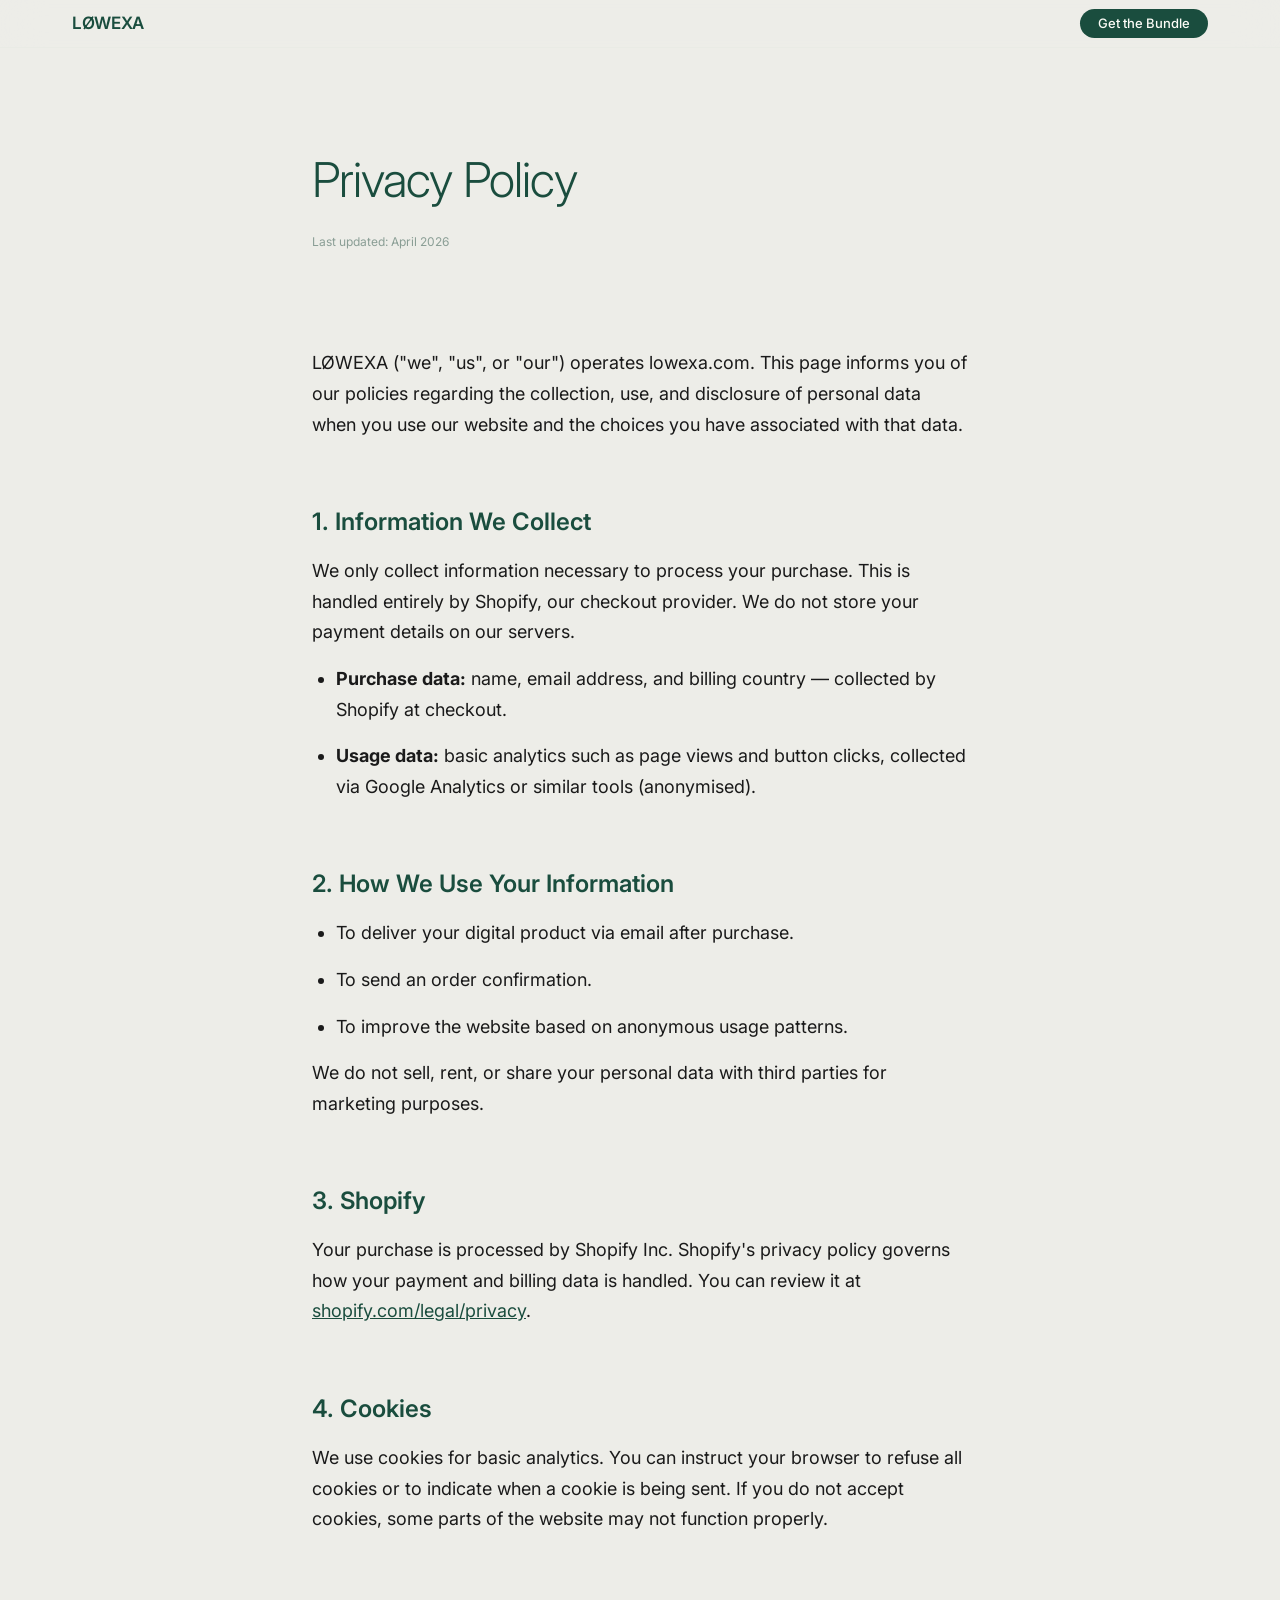
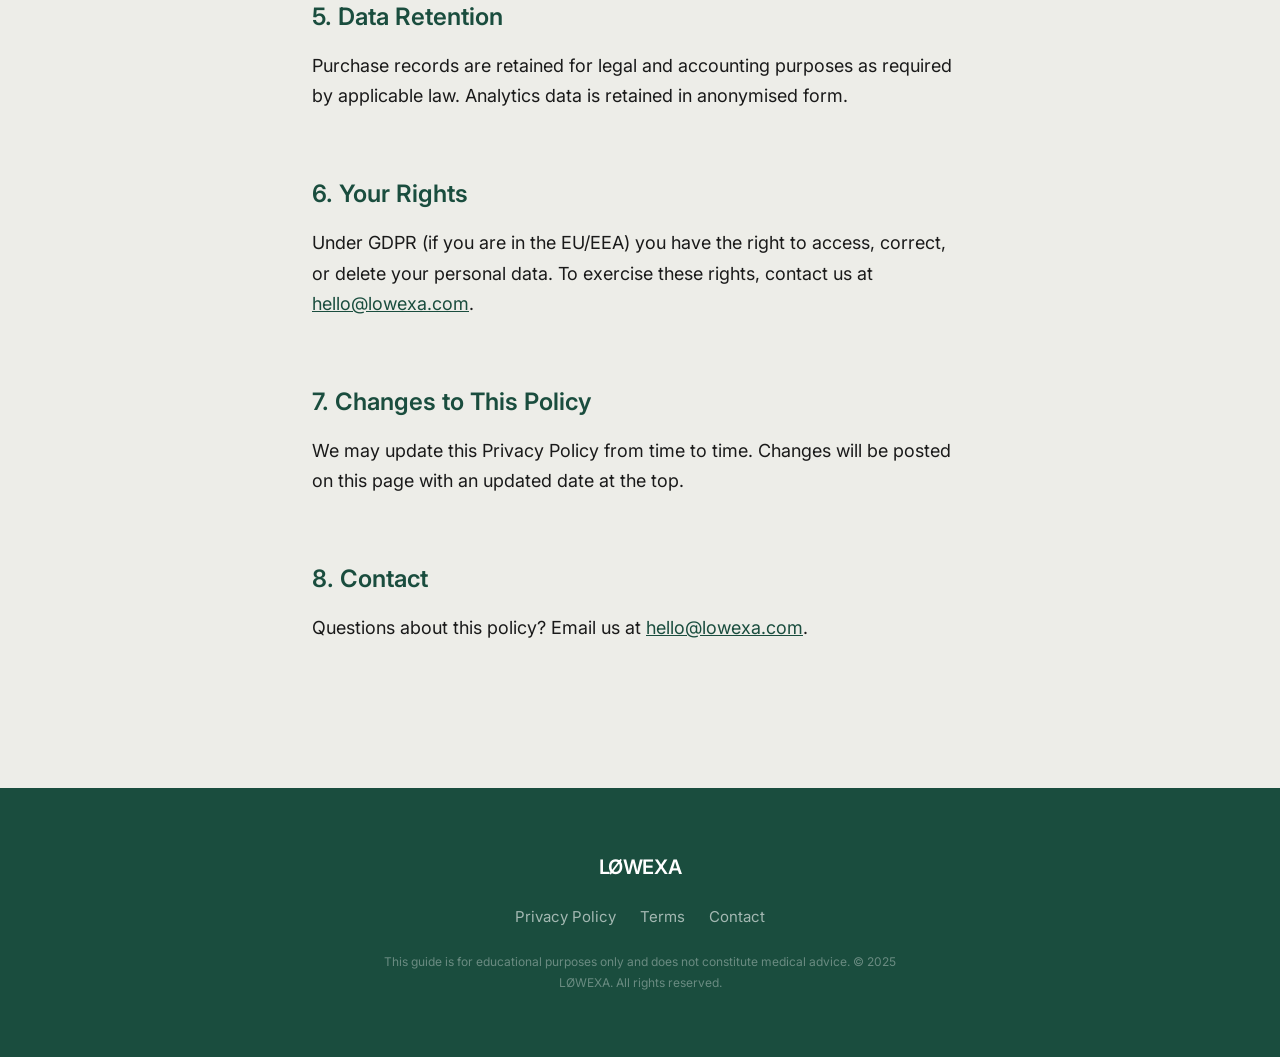
<file: privacy.html>
<!DOCTYPE html>
<html lang="en">
<head>
  <meta charset="UTF-8" />
  <meta name="viewport" content="width=device-width, initial-scale=1.0" />
  <title>Privacy Policy · LØWEXA</title>
  <link rel="icon" type="image/png" href="favicon.png" />
  <link rel="preconnect" href="https://fonts.googleapis.com" />
  <link rel="preconnect" href="https://fonts.gstatic.com" crossorigin />
  <link href="https://fonts.googleapis.com/css2?family=Inter:wght@300;400;500;600&display=swap" rel="stylesheet" />
  <link rel="stylesheet" href="styles.css" />
  <style>
    .legal-page {
      max-width: 720px;
      margin: 0 auto;
      padding: calc(3rem + var(--space-2xl)) var(--space-outer) var(--space-3xl);
    }
    .legal-page h1 {
      font-size: var(--fs-h1);
      font-weight: var(--fw-light);
      color: var(--color-text-primary);
      letter-spacing: var(--ls-tight);
      margin-bottom: var(--space-s);
    }
    .legal-page .updated {
      font-size: var(--fs-micro);
      color: var(--color-text-light);
      margin-bottom: var(--space-2xl);
    }
    .legal-page h2 {
      font-size: var(--fs-h3);
      font-weight: var(--fw-bold);
      color: var(--color-text-primary);
      margin-top: var(--space-xl);
      margin-bottom: var(--space-s);
    }
    .legal-page p, .legal-page li {
      font-size: var(--fs-body);
      color: var(--color-text-body);
      line-height: var(--lh-loose);
      margin-bottom: var(--space-s);
    }
    .legal-page ul {
      padding-left: var(--space-m);
    }
    .legal-page a {
      color: var(--color-brand);
    }
  </style>
</head>
<body>

  <nav class="site-nav" aria-label="Main navigation">
    <div class="nav-inner">
      <a class="nav-logo" href="/">LØWEXA</a>
      <a class="btn-primary nav-cta" href="/#get-bundle">Get the Bundle</a>
    </div>
  </nav>

  <main>
    <div class="legal-page">

      <h1>Privacy Policy</h1>
      <p class="updated">Last updated: April 2026</p>

      <p>
        LØWEXA ("we", "us", or "our") operates lowexa.com. This page informs you of our policies
        regarding the collection, use, and disclosure of personal data when you use our website
        and the choices you have associated with that data.
      </p>

      <h2>1. Information We Collect</h2>
      <p>
        We only collect information necessary to process your purchase. This is handled entirely
        by Shopify, our checkout provider. We do not store your payment details on our servers.
      </p>
      <ul>
        <li><strong>Purchase data:</strong> name, email address, and billing country — collected by Shopify at checkout.</li>
        <li><strong>Usage data:</strong> basic analytics such as page views and button clicks, collected via Google Analytics or similar tools (anonymised).</li>
      </ul>

      <h2>2. How We Use Your Information</h2>
      <ul>
        <li>To deliver your digital product via email after purchase.</li>
        <li>To send an order confirmation.</li>
        <li>To improve the website based on anonymous usage patterns.</li>
      </ul>
      <p>We do not sell, rent, or share your personal data with third parties for marketing purposes.</p>

      <h2>3. Shopify</h2>
      <p>
        Your purchase is processed by Shopify Inc. Shopify's privacy policy governs how your
        payment and billing data is handled. You can review it at
        <a href="https://www.shopify.com/legal/privacy" target="_blank" rel="noopener">shopify.com/legal/privacy</a>.
      </p>

      <h2>4. Cookies</h2>
      <p>
        We use cookies for basic analytics. You can instruct your browser to refuse all cookies
        or to indicate when a cookie is being sent. If you do not accept cookies, some parts of
        the website may not function properly.
      </p>

      <h2>5. Data Retention</h2>
      <p>
        Purchase records are retained for legal and accounting purposes as required by applicable law.
        Analytics data is retained in anonymised form.
      </p>

      <h2>6. Your Rights</h2>
      <p>
        Under GDPR (if you are in the EU/EEA) you have the right to access, correct, or delete
        your personal data. To exercise these rights, contact us at
        <a href="mailto:hello@lowexa.com">hello@lowexa.com</a>.
      </p>

      <h2>7. Changes to This Policy</h2>
      <p>
        We may update this Privacy Policy from time to time. Changes will be posted on this page
        with an updated date at the top.
      </p>

      <h2>8. Contact</h2>
      <p>
        Questions about this policy? Email us at
        <a href="mailto:hello@lowexa.com">hello@lowexa.com</a>.
      </p>

    </div>
  </main>

  <footer class="site-footer">
    <div class="footer-inner">
      <a class="footer-logo" href="/">LØWEXA</a>
      <nav class="footer-links" aria-label="Footer navigation">
        <a href="/privacy.html">Privacy Policy</a>
        <a href="/terms.html">Terms</a>
        <a href="mailto:hello@lowexa.com">Contact</a>
      </nav>
      <p class="footer-disclaimer">
        This guide is for educational purposes only and does not constitute medical advice.
        © 2025 LØWEXA. All rights reserved.
      </p>
    </div>
  </footer>

</body>
</html>
</file>
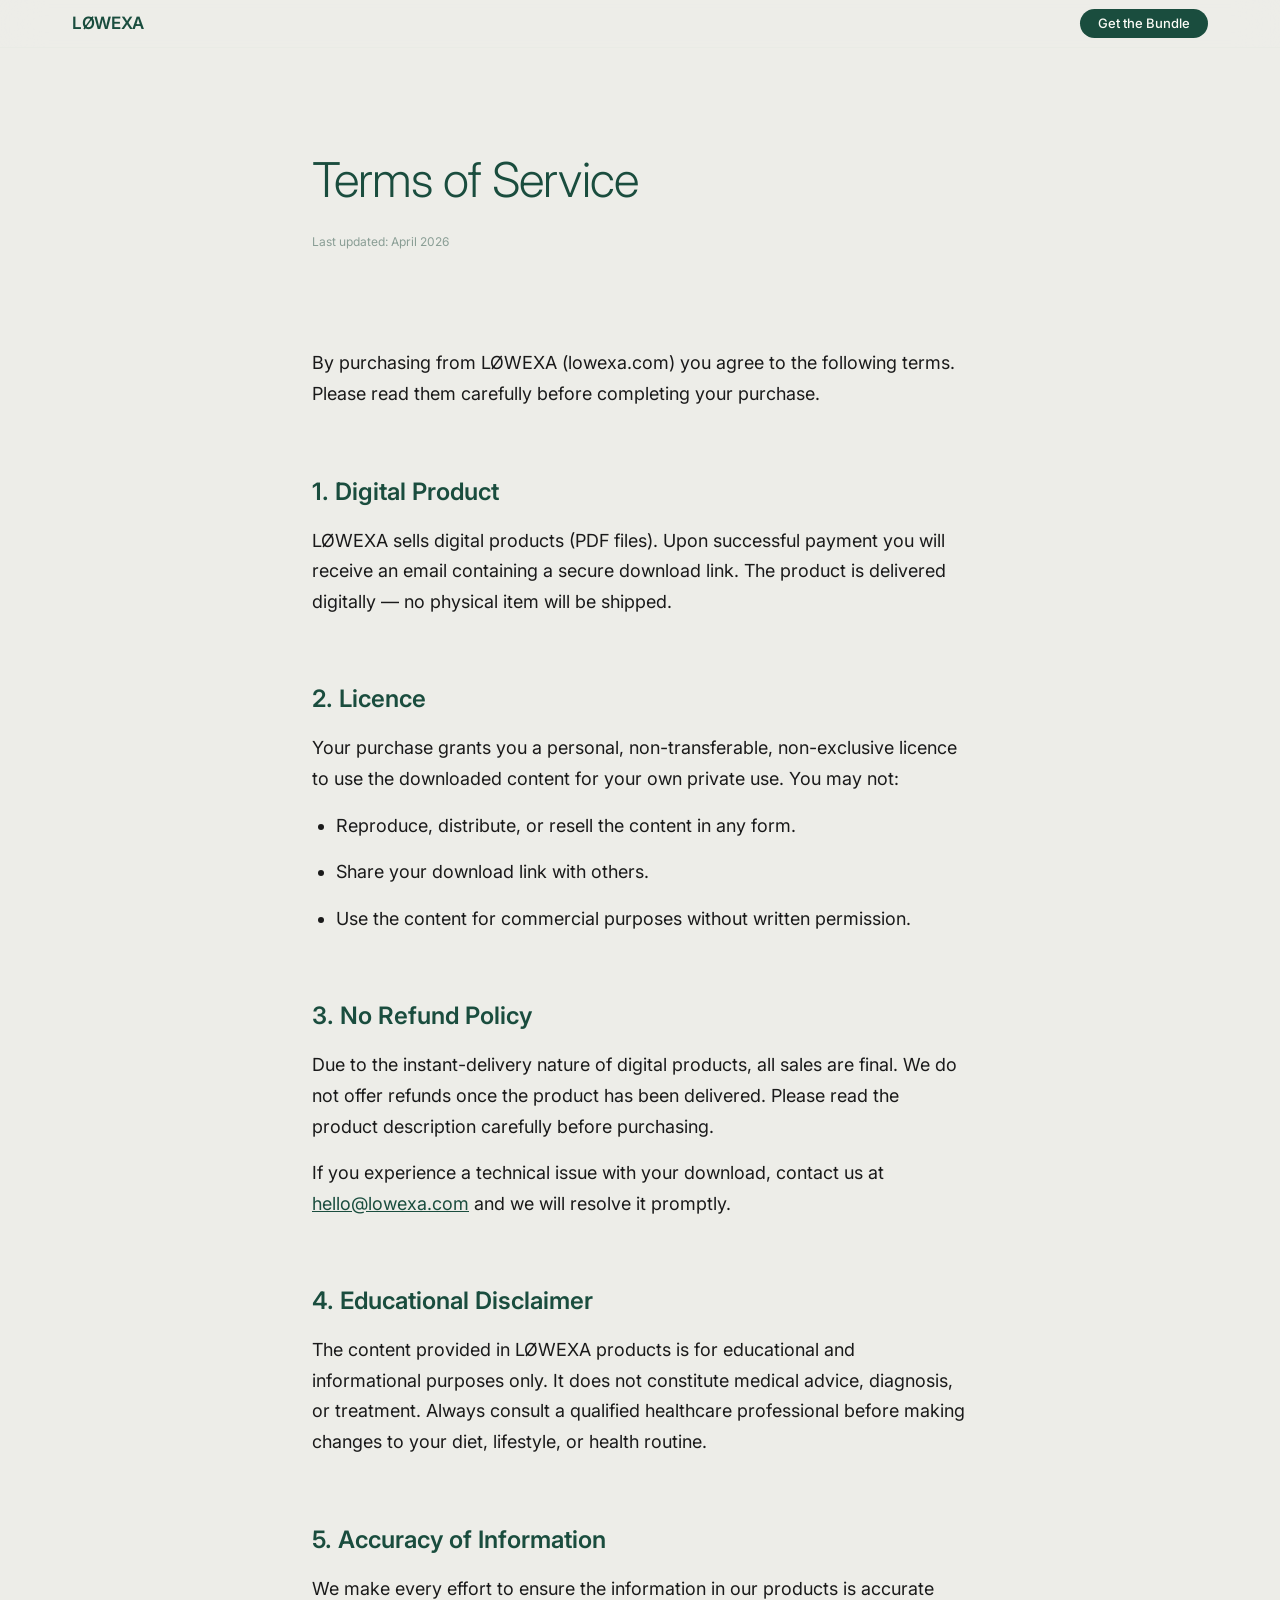
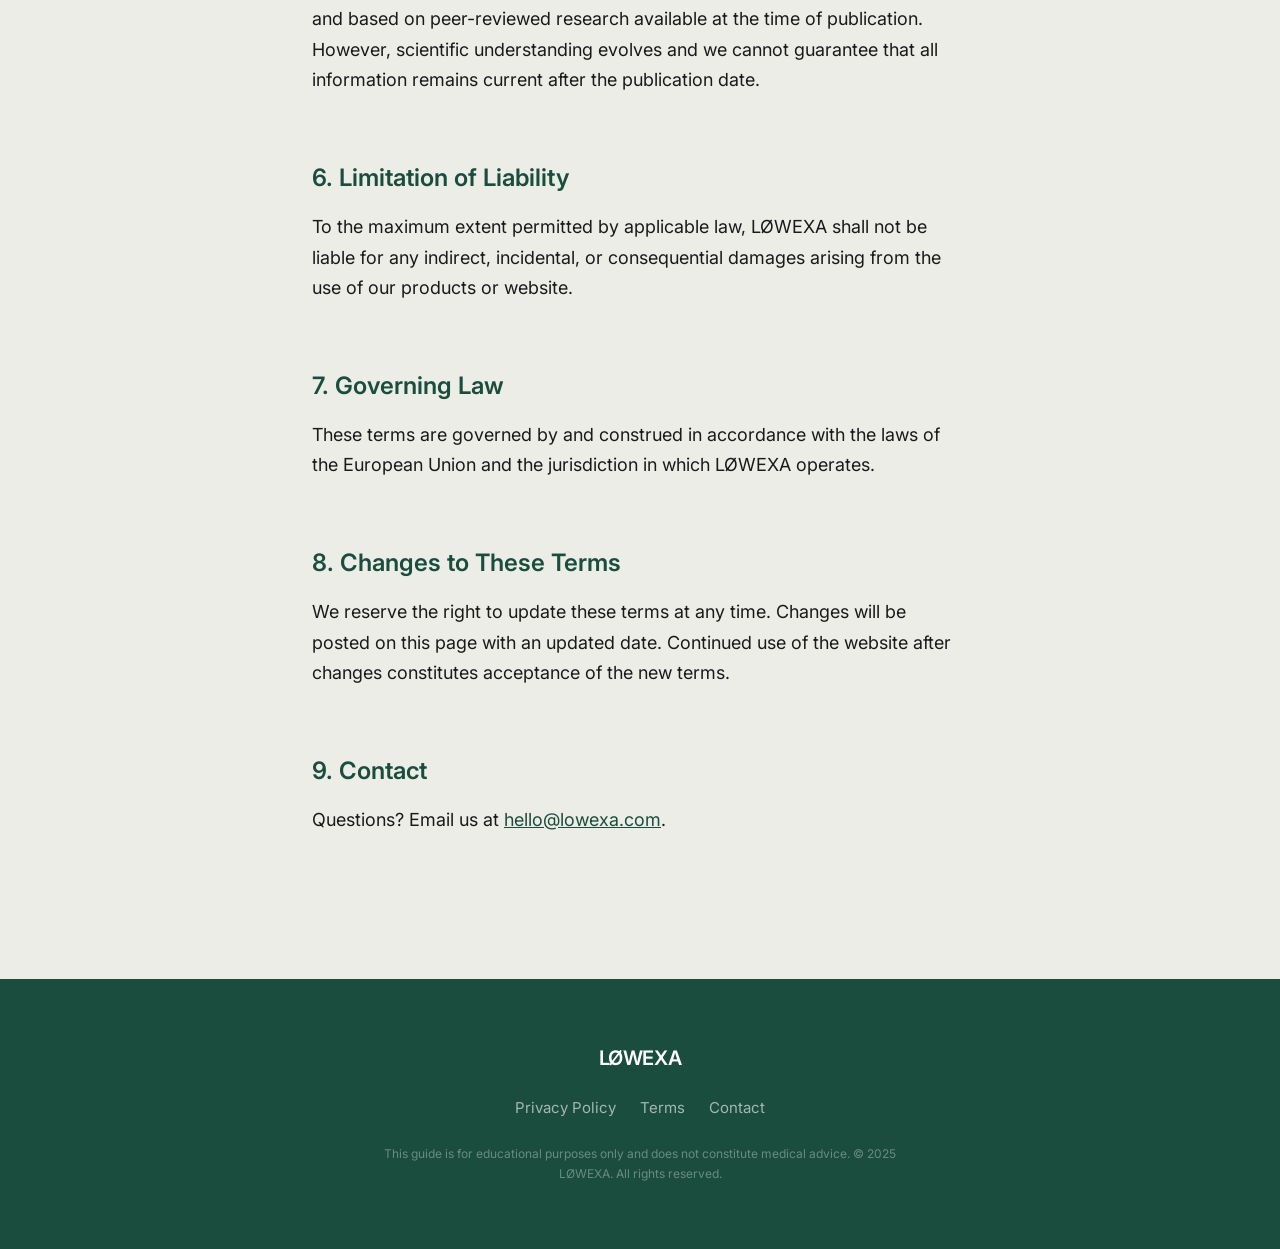
<file: terms.html>
<!DOCTYPE html>
<html lang="en">
<head>
  <meta charset="UTF-8" />
  <meta name="viewport" content="width=device-width, initial-scale=1.0" />
  <title>Terms of Service · LØWEXA</title>
  <link rel="icon" type="image/png" href="favicon.png" />
  <link rel="preconnect" href="https://fonts.googleapis.com" />
  <link rel="preconnect" href="https://fonts.gstatic.com" crossorigin />
  <link href="https://fonts.googleapis.com/css2?family=Inter:wght@300;400;500;600&display=swap" rel="stylesheet" />
  <link rel="stylesheet" href="styles.css" />
  <style>
    .legal-page {
      max-width: 720px;
      margin: 0 auto;
      padding: calc(3rem + var(--space-2xl)) var(--space-outer) var(--space-3xl);
    }
    .legal-page h1 {
      font-size: var(--fs-h1);
      font-weight: var(--fw-light);
      color: var(--color-text-primary);
      letter-spacing: var(--ls-tight);
      margin-bottom: var(--space-s);
    }
    .legal-page .updated {
      font-size: var(--fs-micro);
      color: var(--color-text-light);
      margin-bottom: var(--space-2xl);
    }
    .legal-page h2 {
      font-size: var(--fs-h3);
      font-weight: var(--fw-bold);
      color: var(--color-text-primary);
      margin-top: var(--space-xl);
      margin-bottom: var(--space-s);
    }
    .legal-page p, .legal-page li {
      font-size: var(--fs-body);
      color: var(--color-text-body);
      line-height: var(--lh-loose);
      margin-bottom: var(--space-s);
    }
    .legal-page ul {
      padding-left: var(--space-m);
    }
    .legal-page a {
      color: var(--color-brand);
    }
  </style>
</head>
<body>

  <nav class="site-nav" aria-label="Main navigation">
    <div class="nav-inner">
      <a class="nav-logo" href="/">LØWEXA</a>
      <a class="btn-primary nav-cta" href="/#get-bundle">Get the Bundle</a>
    </div>
  </nav>

  <main>
    <div class="legal-page">

      <h1>Terms of Service</h1>
      <p class="updated">Last updated: April 2026</p>

      <p>
        By purchasing from LØWEXA (lowexa.com) you agree to the following terms.
        Please read them carefully before completing your purchase.
      </p>

      <h2>1. Digital Product</h2>
      <p>
        LØWEXA sells digital products (PDF files). Upon successful payment you will receive
        an email containing a secure download link. The product is delivered digitally —
        no physical item will be shipped.
      </p>

      <h2>2. Licence</h2>
      <p>
        Your purchase grants you a personal, non-transferable, non-exclusive licence to use
        the downloaded content for your own private use. You may not:
      </p>
      <ul>
        <li>Reproduce, distribute, or resell the content in any form.</li>
        <li>Share your download link with others.</li>
        <li>Use the content for commercial purposes without written permission.</li>
      </ul>

      <h2>3. No Refund Policy</h2>
      <p>
        Due to the instant-delivery nature of digital products, all sales are final.
        We do not offer refunds once the product has been delivered. Please read the
        product description carefully before purchasing.
      </p>
      <p>
        If you experience a technical issue with your download, contact us at
        <a href="mailto:hello@lowexa.com">hello@lowexa.com</a> and we will resolve it promptly.
      </p>

      <h2>4. Educational Disclaimer</h2>
      <p>
        The content provided in LØWEXA products is for educational and informational
        purposes only. It does not constitute medical advice, diagnosis, or treatment.
        Always consult a qualified healthcare professional before making changes to your diet,
        lifestyle, or health routine.
      </p>

      <h2>5. Accuracy of Information</h2>
      <p>
        We make every effort to ensure the information in our products is accurate and
        based on peer-reviewed research available at the time of publication. However,
        scientific understanding evolves and we cannot guarantee that all information
        remains current after the publication date.
      </p>

      <h2>6. Limitation of Liability</h2>
      <p>
        To the maximum extent permitted by applicable law, LØWEXA shall not be liable
        for any indirect, incidental, or consequential damages arising from the use of
        our products or website.
      </p>

      <h2>7. Governing Law</h2>
      <p>
        These terms are governed by and construed in accordance with the laws of the
        European Union and the jurisdiction in which LØWEXA operates.
      </p>

      <h2>8. Changes to These Terms</h2>
      <p>
        We reserve the right to update these terms at any time. Changes will be posted
        on this page with an updated date. Continued use of the website after changes
        constitutes acceptance of the new terms.
      </p>

      <h2>9. Contact</h2>
      <p>
        Questions? Email us at <a href="mailto:hello@lowexa.com">hello@lowexa.com</a>.
      </p>

    </div>
  </main>

  <footer class="site-footer">
    <div class="footer-inner">
      <a class="footer-logo" href="/">LØWEXA</a>
      <nav class="footer-links" aria-label="Footer navigation">
        <a href="/privacy.html">Privacy Policy</a>
        <a href="/terms.html">Terms</a>
        <a href="mailto:hello@lowexa.com">Contact</a>
      </nav>
      <p class="footer-disclaimer">
        This guide is for educational purposes only and does not constitute medical advice.
        © 2025 LØWEXA. All rights reserved.
      </p>
    </div>
  </footer>

</body>
</html>
</file>
<file: styles.css>
/* ═══════════════════════════════════════════════════
   LØWEXA — styles.css
   PRD v1.0 · April 2026
═══════════════════════════════════════════════════ */

/* ── RESET ── */
*, *::before, *::after {
  box-sizing: border-box;
  margin: 0;
  padding: 0;
}

/* ── DESIGN TOKENS ── */
:root {
  --color-brand:         #1A4D3E;
  --color-brand-hover:   #2D7A62;
  --color-brand-light:   #E8F2EE;
  --color-bg-primary:    #EDEDE8;
  --color-bg-secondary:  #F6F7EF;
  --color-bg-white:      #FCFCF7;
  --color-text-primary:  #1A4D3E;
  --color-text-body:     #1A1A1A;
  --color-text-muted:    #5A6E65;
  --color-text-light:    #8A9E95;
  --color-accent-red:    #C0392B;
  --color-border:        #C5D8D0;
  --color-cta:           #1A4D3E;
  --color-cta-text:      #FCFCF7;

  /* Typography */
  --ff-sans: 'Inter', 'Helvetica Neue', Helvetica, Arial, sans-serif;

  --fs-display: clamp(2.5rem, 5vw, 4rem);
  --fs-h1:      clamp(2rem, 4vw, 3rem);
  --fs-h2:      clamp(1.5rem, 3vw, 2rem);
  --fs-h3:      clamp(1.125rem, 2vw, 1.5rem);
  --fs-body:    clamp(0.9375rem, 1.5vw, 1.125rem);
  --fs-small:   clamp(0.8125rem, 1.2vw, 0.9375rem);
  --fs-micro:   0.75rem;

  --fw-light:   300;
  --fw-regular: 400;
  --fw-medium:  500;
  --fw-bold:    600;

  --lh-tight:  1.1;
  --lh-normal: 1.5;
  --lh-loose:  1.7;

  --ls-tight:  -0.02em;
  --ls-normal: 0;
  --ls-wide:   0.05em;

  /* Spacing */
  --space-xs:  0.5rem;
  --space-s:   1rem;
  --space-m:   1.5rem;
  --space-l:   2.5rem;
  --space-xl:  4rem;
  --space-2xl: 6rem;
  --space-3xl: 8rem;

  --space-outer:   var(--space-s);
  --space-section: var(--space-2xl);

  --max-width:         1200px;
  --max-width-narrow:  720px;
  --max-width-xnarrow: 560px;

  --border-radius-s:    0.5rem;
  --border-radius-m:    1rem;
  --border-radius-l:    2rem;
  --border-radius-pill: 99em;
}

@media (min-width: 768px) {
  :root {
    --space-outer:   2rem;
    --space-section: var(--space-3xl);
  }
}

/* ── BASE ── */
html {
  scroll-behavior: smooth;
}

body {
  font-family: var(--ff-sans);
  background: var(--color-bg-primary);
  color: var(--color-text-body);
  line-height: var(--lh-normal);
  -webkit-font-smoothing: antialiased;
  -moz-osx-font-smoothing: grayscale;
}

img {
  max-width: 100%;
  height: auto;
  display: block;
}

/* ── LAYOUT ── */
.container {
  max-width: var(--max-width);
  margin: 0 auto;
  padding: 0 var(--space-outer);
}

.container--narrow {
  max-width: var(--max-width-narrow);
  margin: 0 auto;
  padding: 0 var(--space-outer);
}

.container--xnarrow {
  max-width: var(--max-width-xnarrow);
  margin: 0 auto;
  padding: 0 var(--space-outer);
}

/* ── PILL BADGE ── */
.pill {
  display: inline-flex;
  align-items: center;
  font-size: var(--fs-micro);
  font-weight: var(--fw-bold);
  letter-spacing: var(--ls-wide);
  text-transform: uppercase;
  color: var(--color-brand);
  border: 1.5px solid var(--color-brand);
  border-radius: var(--border-radius-pill);
  padding: 0.375rem 0.875rem;
}

.pill--light {
  color: rgba(255, 255, 255, 0.85);
  border-color: rgba(255, 255, 255, 0.35);
}

/* ── BUTTONS ── */
.btn-primary {
  display: inline-flex;
  align-items: center;
  justify-content: center;
  gap: 0.5rem;
  background: var(--color-cta);
  color: var(--color-cta-text);
  font-family: var(--ff-sans);
  font-size: var(--fs-body);
  font-weight: var(--fw-medium);
  line-height: 1;
  padding: 1rem 2rem;
  border-radius: var(--border-radius-pill);
  border: none;
  cursor: pointer;
  text-decoration: none;
  transition: background 0.3s ease-in-out, transform 0.3s ease-in-out;
}

.btn-primary:hover {
  background: var(--color-brand-hover);
  transform: scale(1.02);
}

.btn-primary--full {
  width: 100%;
}

/* ── STICKY NAV ── */
.site-nav {
  position: fixed;
  top: 0;
  left: 0;
  right: 0;
  z-index: 100;
  height: 3rem;
  display: flex;
  align-items: center;
  background: rgba(237, 237, 232, 0.85);
  backdrop-filter: blur(20px);
  -webkit-backdrop-filter: blur(20px);
  border-bottom: 1px solid rgba(197, 216, 208, 0.1);
  transition: box-shadow 0.3s ease;
}

.nav-inner {
  width: 100%;
  max-width: var(--max-width);
  margin: 0 auto;
  padding: 0 var(--space-outer);
  display: flex;
  align-items: center;
  justify-content: space-between;
}

.nav-logo {
  font-size: 1.0625rem;
  font-weight: var(--fw-bold);
  letter-spacing: var(--ls-tight);
  color: var(--color-brand);
  text-decoration: none;
}

.nav-cta {
  font-size: 0.8125rem;
  padding: 0.5rem 1.125rem;
}

/* ── HERO ── */
#hero {
  background: var(--color-bg-primary);
  padding-top: calc(3rem + var(--space-2xl));
  padding-bottom: var(--space-2xl);
  padding-left: var(--space-outer);
  padding-right: var(--space-outer);
}

.hero-grid {
  max-width: var(--max-width);
  margin: 0 auto;
  display: grid;
  grid-template-columns: 1fr;
  gap: var(--space-2xl);
  align-items: center;
}

@media (min-width: 900px) {
  .hero-grid {
    grid-template-columns: 1fr 1fr;
    gap: var(--space-xl);
  }
}

.hero-copy {
  display: flex;
  flex-direction: column;
  gap: var(--space-m);
}

.hero-headline {
  font-size: var(--fs-display);
  font-weight: var(--fw-light);
  line-height: var(--lh-tight);
  letter-spacing: var(--ls-tight);
  color: var(--color-text-primary);
}

.hero-sub {
  font-size: var(--fs-body);
  color: var(--color-text-muted);
  line-height: var(--lh-loose);
  max-width: 480px;
}

.hero-cta-group {
  display: flex;
  flex-direction: column;
  align-items: flex-start;
  gap: var(--space-s);
}

.hero-footnote {
  font-size: var(--fs-micro);
  color: var(--color-text-light);
  letter-spacing: 0.01em;
}

/* Bundle photo in hero */
.hero-books {
  display: flex;
  justify-content: center;
  align-items: center;
}

.hero-bundle-img {
  width: 100%;
  max-width: 480px;
  border-radius: var(--border-radius-m);
  box-shadow: 0 32px 80px rgba(26, 77, 62, 0.18), 0 8px 24px rgba(0, 0, 0, 0.08);
}

/* Bundle photo in checkout */
.checkout-bundle-img {
  width: 100%;
  max-width: 320px;
  margin: 0 auto;
  border-radius: var(--border-radius-m);
  box-shadow: 0 16px 48px rgba(26, 77, 62, 0.15), 0 4px 12px rgba(0, 0, 0, 0.06);
}

@media (max-width: 899px) {
  .hero-books {
    max-width: 400px;
    margin: 0 auto;
  }

  .hero-cta-group {
    align-items: center;
  }

  .hero-copy {
    align-items: center;
    text-align: center;
  }

  .hero-sub {
    max-width: 100%;
  }
}

.scroll-indicator {
  margin-top: var(--space-s);
  display: flex;
  flex-direction: column;
  align-items: flex-start;
  gap: 0.375rem;
  color: var(--color-text-light);
  font-size: var(--fs-micro);
  letter-spacing: var(--ls-wide);
  text-transform: uppercase;
}

@media (max-width: 899px) {
  .scroll-indicator {
    align-items: center;
  }
}

.scroll-arrow {
  animation: bounce 2s ease-in-out infinite;
}

@keyframes bounce {
  0%, 100% { transform: translateY(0); }
  50%       { transform: translateY(6px); }
}

/* ── STATS SECTION ── */
#stats {
  background: var(--color-brand);
  border-radius: var(--border-radius-l) var(--border-radius-l) 0 0;
  padding: var(--space-2xl) 0;
}

.stats-grid {
  display: grid;
  grid-template-columns: repeat(2, 1fr);
  gap: var(--space-l) var(--space-m);
  text-align: center;
}

@media (min-width: 768px) {
  .stats-grid {
    grid-template-columns: repeat(4, 1fr);
    gap: var(--space-m);
  }
}

.stat-number {
  font-size: var(--fs-h1);
  font-weight: var(--fw-bold);
  color: #fff;
  line-height: 1;
  letter-spacing: var(--ls-tight);
  margin-bottom: 0.5rem;
}

.stat-label {
  font-size: var(--fs-small);
  color: rgba(255, 255, 255, 0.7);
  line-height: var(--lh-normal);
}

.stats-sources {
  text-align: center;
  margin-top: var(--space-l);
  font-size: var(--fs-micro);
  color: rgba(255, 255, 255, 0.4);
}

/* ── WHAT'S INSIDE ── */
#whats-inside {
  background: var(--color-bg-secondary);
  padding: var(--space-section) 0;
}

.section-header {
  text-align: center;
  margin-bottom: var(--space-2xl);
}

.section-heading {
  font-size: var(--fs-h1);
  font-weight: var(--fw-light);
  color: var(--color-text-primary);
  letter-spacing: var(--ls-tight);
  line-height: var(--lh-tight);
  margin-top: var(--space-s);
}

.bundle-grid {
  display: grid;
  grid-template-columns: 1fr;
  gap: var(--space-m);
}

@media (min-width: 768px) {
  .bundle-grid {
    grid-template-columns: 1fr 1fr;
    gap: var(--space-l);
  }
}

.bundle-card {
  background: var(--color-bg-white);
  border-radius: var(--border-radius-m);
  padding: var(--space-l);
  border: 1px solid var(--color-border);
  display: flex;
  flex-direction: column;
  gap: var(--space-m);
}

.bundle-card-img {
  display: flex;
  justify-content: center;
  align-items: center;
  padding: var(--space-s) 0;
}

.bundle-card-img img {
  max-height: 300px;
  width: auto;
  border-radius: var(--border-radius-s);
  box-shadow: 0 24px 64px rgba(26, 77, 62, 0.18), 0 4px 16px rgba(0, 0, 0, 0.06);
}

.bundle-card-title {
  font-size: var(--fs-h3);
  font-weight: var(--fw-bold);
  color: var(--color-text-primary);
  letter-spacing: var(--ls-tight);
}

.bundle-card-subtitle {
  font-size: var(--fs-small);
  color: var(--color-text-muted);
  margin-top: 0.25rem;
}

.bundle-list {
  list-style: none;
  display: flex;
  flex-direction: column;
  gap: 0.625rem;
}

.bundle-list li {
  display: flex;
  align-items: flex-start;
  gap: 0.625rem;
  font-size: var(--fs-small);
  color: var(--color-text-body);
  line-height: var(--lh-normal);
}

.bundle-list li::before {
  content: '';
  flex-shrink: 0;
  width: 7px;
  height: 7px;
  border-radius: 50%;
  background: var(--color-brand);
  margin-top: 0.42em;
}

/* ── KEY FINDINGS ── */
#key-findings {
  background: var(--color-bg-primary);
  padding: var(--space-section) 0;
}

.findings-list {
  display: flex;
  flex-direction: column;
  gap: var(--space-xl);
  margin-bottom: var(--space-2xl);
}

.finding-block {
  border-left: 3px solid var(--color-brand);
  padding-left: var(--space-m);
}

.finding-headline {
  font-size: var(--fs-h2);
  font-weight: var(--fw-bold);
  color: var(--color-text-primary);
  letter-spacing: var(--ls-tight);
  line-height: var(--lh-tight);
  margin-bottom: var(--space-s);
}

.finding-body {
  font-size: var(--fs-body);
  color: var(--color-text-body);
  line-height: var(--lh-loose);
  margin-bottom: 0.5rem;
}

.finding-source {
  font-size: var(--fs-micro);
  color: var(--color-text-light);
  font-style: italic;
}

.findings-cta {
  text-align: center;
}

/* ── WHO IT'S FOR ── */
#who-its-for {
  background: var(--color-brand);
  border-radius: var(--border-radius-l) var(--border-radius-l) 0 0;
  padding: var(--space-2xl) 0;
}

#who-its-for .section-heading {
  color: #fff;
}

.who-grid {
  display: grid;
  grid-template-columns: 1fr 1fr;
  gap: var(--space-m);
}

@media (min-width: 1024px) {
  .who-grid {
    grid-template-columns: repeat(3, 1fr);
  }
}

@media (max-width: 480px) {
  .who-grid {
    grid-template-columns: 1fr;
  }
}

.who-item {
  display: flex;
  align-items: flex-start;
  gap: var(--space-s);
  color: rgba(255, 255, 255, 0.9);
  font-size: var(--fs-body);
  line-height: var(--lh-normal);
}

.who-icon {
  font-size: 1.5rem;
  flex-shrink: 0;
  line-height: 1;
  margin-top: 0.05em;
}

/* ── CHECKOUT ── */
#get-bundle {
  background: var(--color-bg-primary);
  padding: var(--space-3xl) 0;
}

.checkout-card {
  background: var(--color-bg-white);
  border-radius: var(--border-radius-m);
  border: 1px solid var(--color-border);
  padding: var(--space-2xl) var(--space-l);
  max-width: 500px;
  margin: 0 auto;
  text-align: center;
  display: flex;
  flex-direction: column;
  gap: var(--space-m);
}

.checkout-heading {
  font-size: var(--fs-h1);
  font-weight: var(--fw-light);
  color: var(--color-text-primary);
  letter-spacing: var(--ls-tight);
  line-height: var(--lh-tight);
}

.checkout-price {
  display: flex;
  align-items: baseline;
  justify-content: center;
  gap: var(--space-s);
}

.price-current {
  font-size: 3.5rem;
  font-weight: var(--fw-bold);
  color: var(--color-text-primary);
  letter-spacing: var(--ls-tight);
  line-height: 1;
}

.price-original {
  font-size: var(--fs-h2);
  color: var(--color-text-light);
  text-decoration: line-through;
}

.checkout-includes {
  list-style: none;
  text-align: left;
  display: flex;
  flex-direction: column;
  gap: 0.5rem;
  background: var(--color-brand-light);
  border-radius: var(--border-radius-s);
  padding: var(--space-m);
}

.checkout-includes li {
  display: flex;
  align-items: center;
  gap: 0.625rem;
  font-size: var(--fs-small);
  color: var(--color-text-body);
  line-height: var(--lh-normal);
}

.checkout-includes li::before {
  content: '✓';
  color: var(--color-brand);
  font-weight: var(--fw-bold);
  flex-shrink: 0;
}

.checkout-security {
  font-size: var(--fs-micro);
  color: var(--color-text-light);
  display: flex;
  align-items: center;
  justify-content: center;
  gap: 0.375rem;
}

.checkout-guarantee {
  font-size: var(--fs-small);
  color: var(--color-text-muted);
}

/* ── FOOTER ── */
.site-footer {
  background: var(--color-brand);
  padding: var(--space-xl) 0;
}

.footer-inner {
  max-width: var(--max-width);
  margin: 0 auto;
  padding: 0 var(--space-outer);
  display: flex;
  flex-direction: column;
  align-items: center;
  gap: var(--space-m);
  text-align: center;
}

.footer-logo {
  font-size: 1.25rem;
  font-weight: var(--fw-bold);
  letter-spacing: var(--ls-tight);
  color: #fff;
  text-decoration: none;
}

.footer-tagline {
  font-size: var(--fs-small);
  color: rgba(255, 255, 255, 0.7);
}

.footer-links {
  display: flex;
  gap: var(--space-m);
  flex-wrap: wrap;
  justify-content: center;
}

.footer-links a {
  font-size: var(--fs-small);
  color: rgba(255, 255, 255, 0.6);
  text-decoration: none;
  transition: color 0.2s ease;
}

.footer-links a:hover {
  color: #fff;
}

.footer-disclaimer {
  font-size: var(--fs-micro);
  color: rgba(255, 255, 255, 0.35);
  max-width: 560px;
  line-height: var(--lh-loose);
}

/* ── SCROLL ANIMATIONS ── */
.fade-up {
  opacity: 0;
  transform: translateY(20px);
  transition: opacity 0.6s cubic-bezier(0.25, 0.1, 0.25, 1),
              transform 0.6s cubic-bezier(0.25, 0.1, 0.25, 1);
}

.fade-up.is-visible {
  opacity: 1;
  transform: translateY(0);
}

.fade-up:nth-child(2) { transition-delay: 100ms; }
.fade-up:nth-child(3) { transition-delay: 200ms; }
.fade-up:nth-child(4) { transition-delay: 300ms; }
.fade-up:nth-child(5) { transition-delay: 400ms; }
.fade-up:nth-child(6) { transition-delay: 500ms; }

/* ── FOCUS VISIBLE ── */
:focus-visible {
  outline: 2px solid var(--color-brand);
  outline-offset: 3px;
  border-radius: 3px;
}

/* ── RESPONSIVE ── */
@media (max-width: 767px) {
  .bundle-card {
    padding: var(--space-m);
  }

  .checkout-card {
    padding: var(--space-l) var(--space-m);
  }

  #hero {
    padding-top: calc(3rem + var(--space-2xl));
  }
}
</file>
